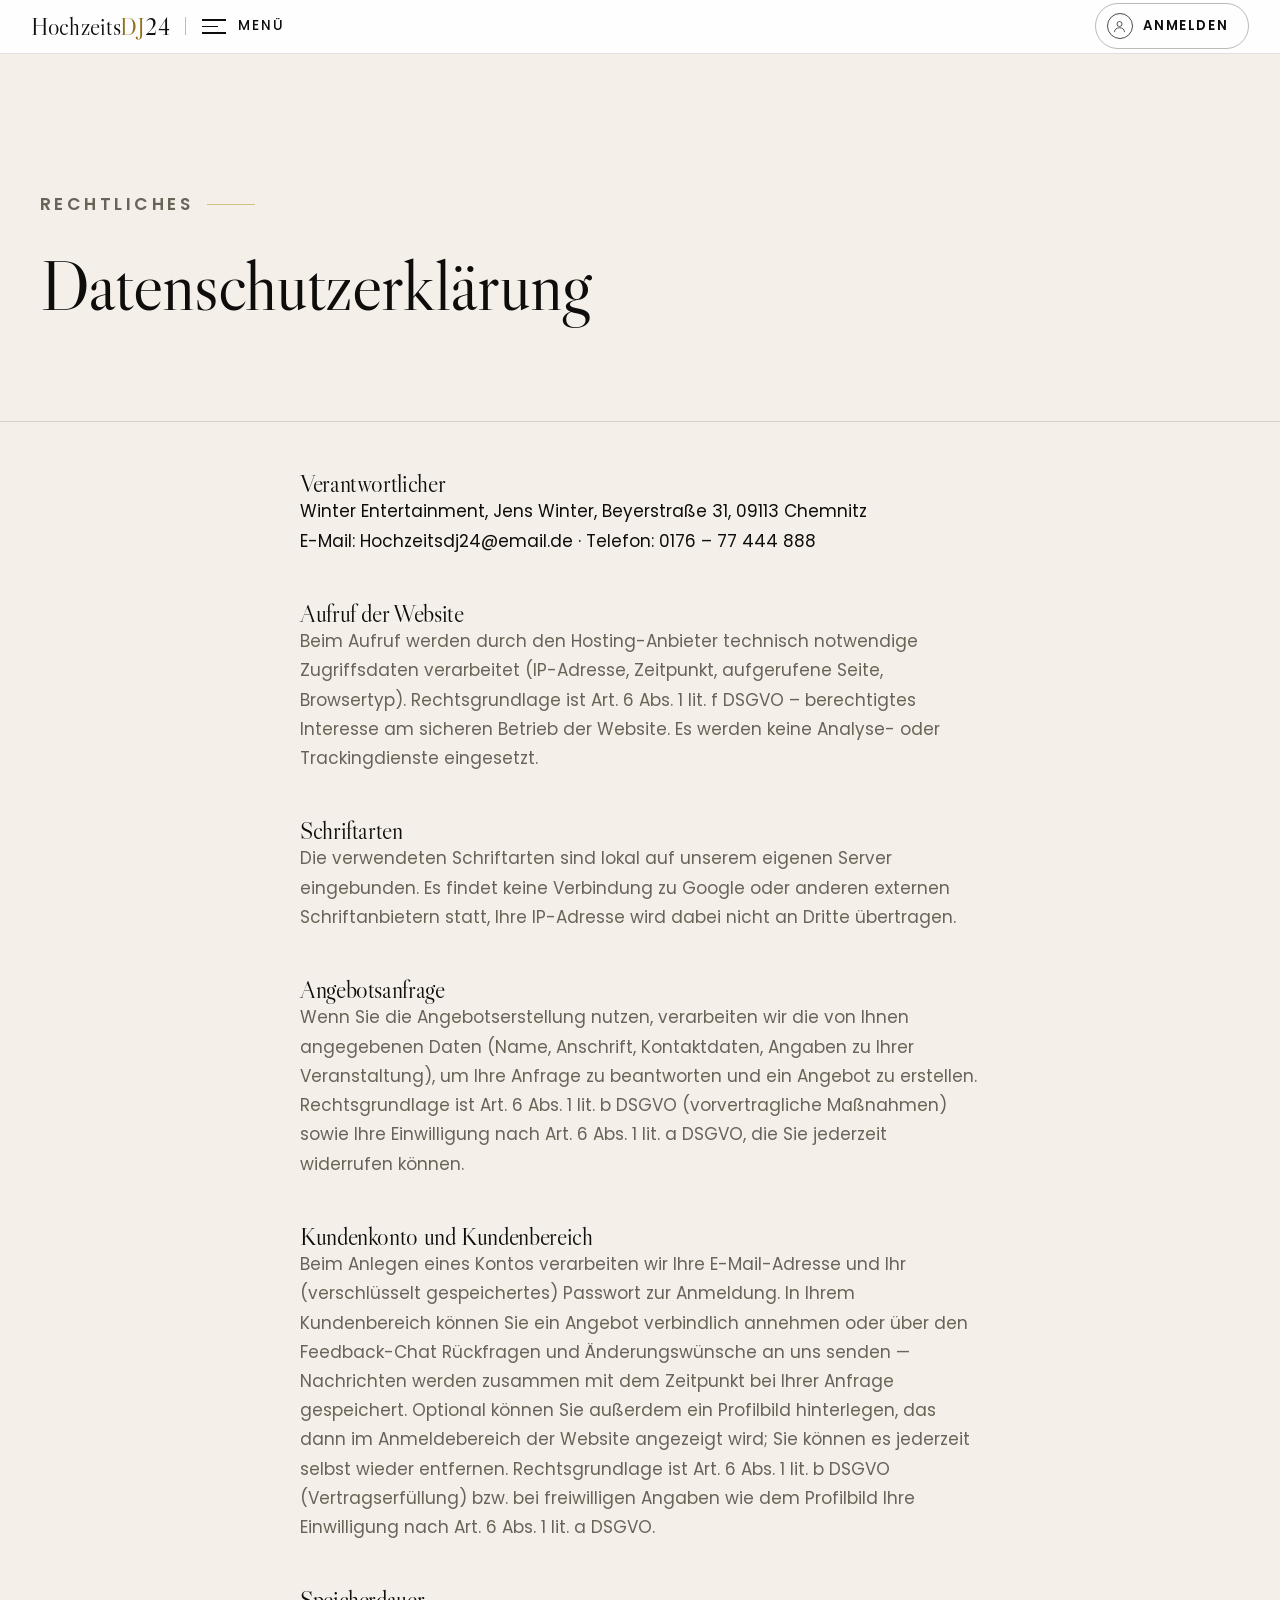
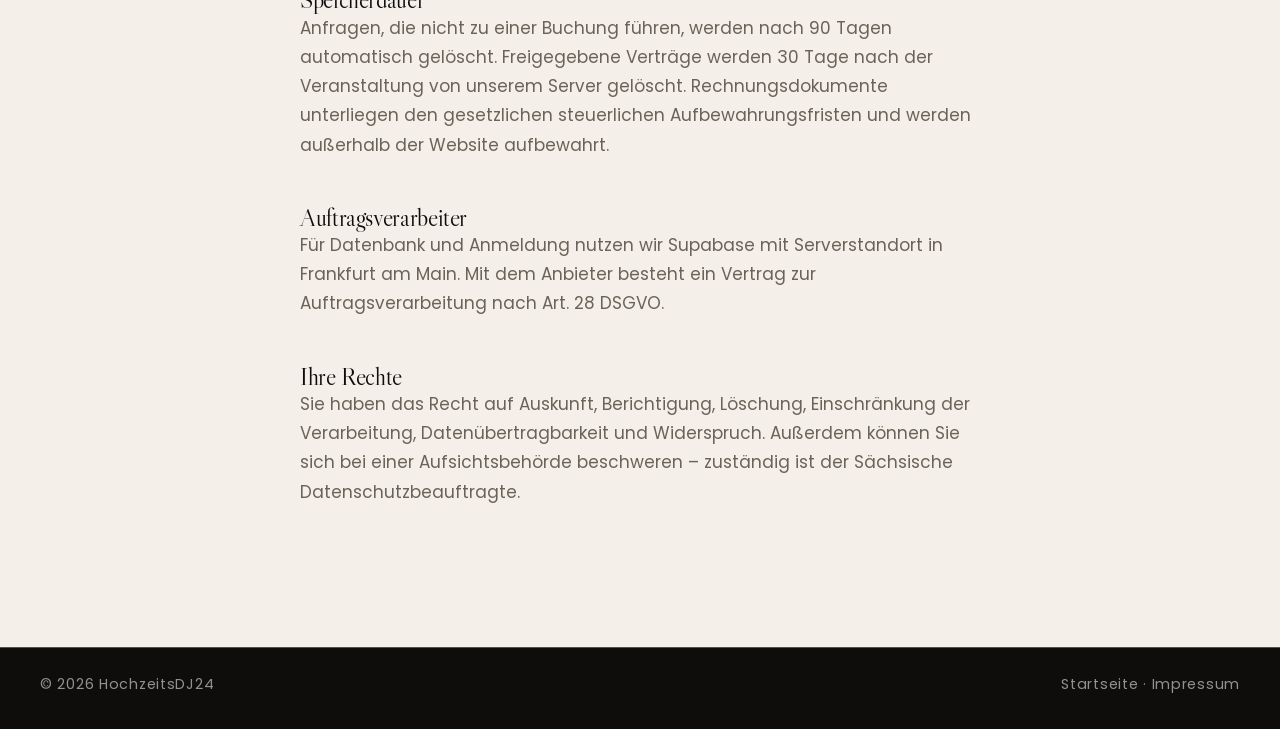
<file: datenschutz.html>
<!DOCTYPE html>
<html lang="de">
<head>
<meta charset="UTF-8">
<meta name="viewport" content="width=device-width, initial-scale=1.0">
<link rel="icon" href="favicon.svg" type="image/svg+xml">
<noscript><style>.reveal,.split__inhalt,.split__frage,.hero__strich{opacity:1!important;transform:none!important;max-height:none!important}</style></noscript>
<title>Datenschutz — HochzeitsDJ24</title>
<link rel="stylesheet" href="fonts.css?v=20260924a">
<link rel="stylesheet" href="style.css?v=20260924a">
<link rel="stylesheet" href="app.css?v=20260924a">
</head>
<body>

<div id="site-header"></div>

<main>
<section class="page-head">
  <div class="shell">
    <p class="kicker">Rechtliches</p>
    <h1>Datenschutz&shy;erklärung</h1>
  </div>
</section>

<section class="wizard">
  <div class="shell" style="max-width:760px">

    <h2 class="rechts-titel">Verantwortlicher</h2>
    <p>
      Winter Entertainment, Jens Winter, Beyerstraße 31, 09113 Chemnitz<br>
      E-Mail: Hochzeitsdj24@email.de · Telefon: 0176 – 77 444 888
    </p>

    <h2 class="rechts-titel" style="margin-top:44px">Aufruf der Website</h2>
    <p style="color:var(--grey)">
      Beim Aufruf werden durch den Hosting-Anbieter technisch notwendige Zugriffsdaten
      verarbeitet (IP-Adresse, Zeitpunkt, aufgerufene Seite, Browsertyp). Rechtsgrundlage ist
      Art. 6 Abs. 1 lit. f DSGVO – berechtigtes Interesse am sicheren Betrieb der Website.
      Es werden keine Analyse- oder Trackingdienste eingesetzt.
    </p>

    <h2 class="rechts-titel" style="margin-top:44px">Schriftarten</h2>
    <p style="color:var(--grey)">
      Die verwendeten Schriftarten sind lokal auf unserem eigenen Server eingebunden.
      Es findet keine Verbindung zu Google oder anderen externen Schriftanbietern statt,
      Ihre IP-Adresse wird dabei nicht an Dritte übertragen.
    </p>

    <h2 class="rechts-titel" style="margin-top:44px">Angebotsanfrage</h2>
    <p style="color:var(--grey)">
      Wenn Sie die Angebotserstellung nutzen, verarbeiten wir die von Ihnen angegebenen Daten
      (Name, Anschrift, Kontaktdaten, Angaben zu Ihrer Veranstaltung), um Ihre Anfrage zu
      beantworten und ein Angebot zu erstellen. Rechtsgrundlage ist Art. 6 Abs. 1
      lit. b DSGVO (vorvertragliche Maßnahmen) sowie Ihre Einwilligung nach Art. 6 Abs. 1 lit. a
      DSGVO, die Sie jederzeit widerrufen können.
    </p>

    <h2 class="rechts-titel" style="margin-top:44px">Kundenkonto und Kundenbereich</h2>
    <p style="color:var(--grey)">
      Beim Anlegen eines Kontos verarbeiten wir Ihre E-Mail-Adresse und Ihr (verschlüsselt
      gespeichertes) Passwort zur Anmeldung. In Ihrem Kundenbereich können Sie ein Angebot
      verbindlich annehmen oder über den Feedback-Chat Rückfragen und Änderungswünsche an uns
      senden — Nachrichten werden zusammen mit dem Zeitpunkt bei Ihrer Anfrage gespeichert. Optional können Sie außerdem ein
      Profilbild hinterlegen, das dann im Anmeldebereich der Website angezeigt wird; Sie können
      es jederzeit selbst wieder entfernen. Rechtsgrundlage ist Art. 6 Abs. 1 lit. b DSGVO
      (Vertragserfüllung) bzw. bei freiwilligen Angaben wie dem Profilbild Ihre Einwilligung nach
      Art. 6 Abs. 1 lit. a DSGVO.
    </p>

    <h2 class="rechts-titel" style="margin-top:44px">Speicherdauer</h2>
    <p style="color:var(--grey)">
      Anfragen, die nicht zu einer Buchung führen, werden nach 90 Tagen automatisch gelöscht.
      Freigegebene Verträge werden 30 Tage nach der Veranstaltung von unserem Server gelöscht.
      Rechnungsdokumente unterliegen den gesetzlichen steuerlichen Aufbewahrungsfristen und
      werden außerhalb der Website aufbewahrt.
    </p>

    <h2 class="rechts-titel" style="margin-top:44px">Auftragsverarbeiter</h2>
    <p style="color:var(--grey)">
      Für Datenbank und Anmeldung nutzen wir Supabase mit Serverstandort in Frankfurt am Main.
      Mit dem Anbieter besteht ein Vertrag zur Auftragsverarbeitung nach Art. 28 DSGVO.
    </p>

    <h2 class="rechts-titel" style="margin-top:44px">Ihre Rechte</h2>
    <p style="color:var(--grey)">
      Sie haben das Recht auf Auskunft, Berichtigung, Löschung, Einschränkung der Verarbeitung,
      Datenübertragbarkeit und Widerspruch. Außerdem können Sie sich bei einer Aufsichtsbehörde
      beschweren – zuständig ist der Sächsische Datenschutzbeauftragte.
    </p>

  </div>
</section>
</main>

<footer class="footer">
  <div class="shell footer__base" style="border-top:0">
    <p>© <span id="jahr"></span> HochzeitsDJ24</p>
    <p><a href="index.html">Startseite</a> · <a href="impressum.html">Impressum</a></p>
  </div>
</footer>

<script src="nav.js?v=20260924a"></script>
</body>
</html>
</file>
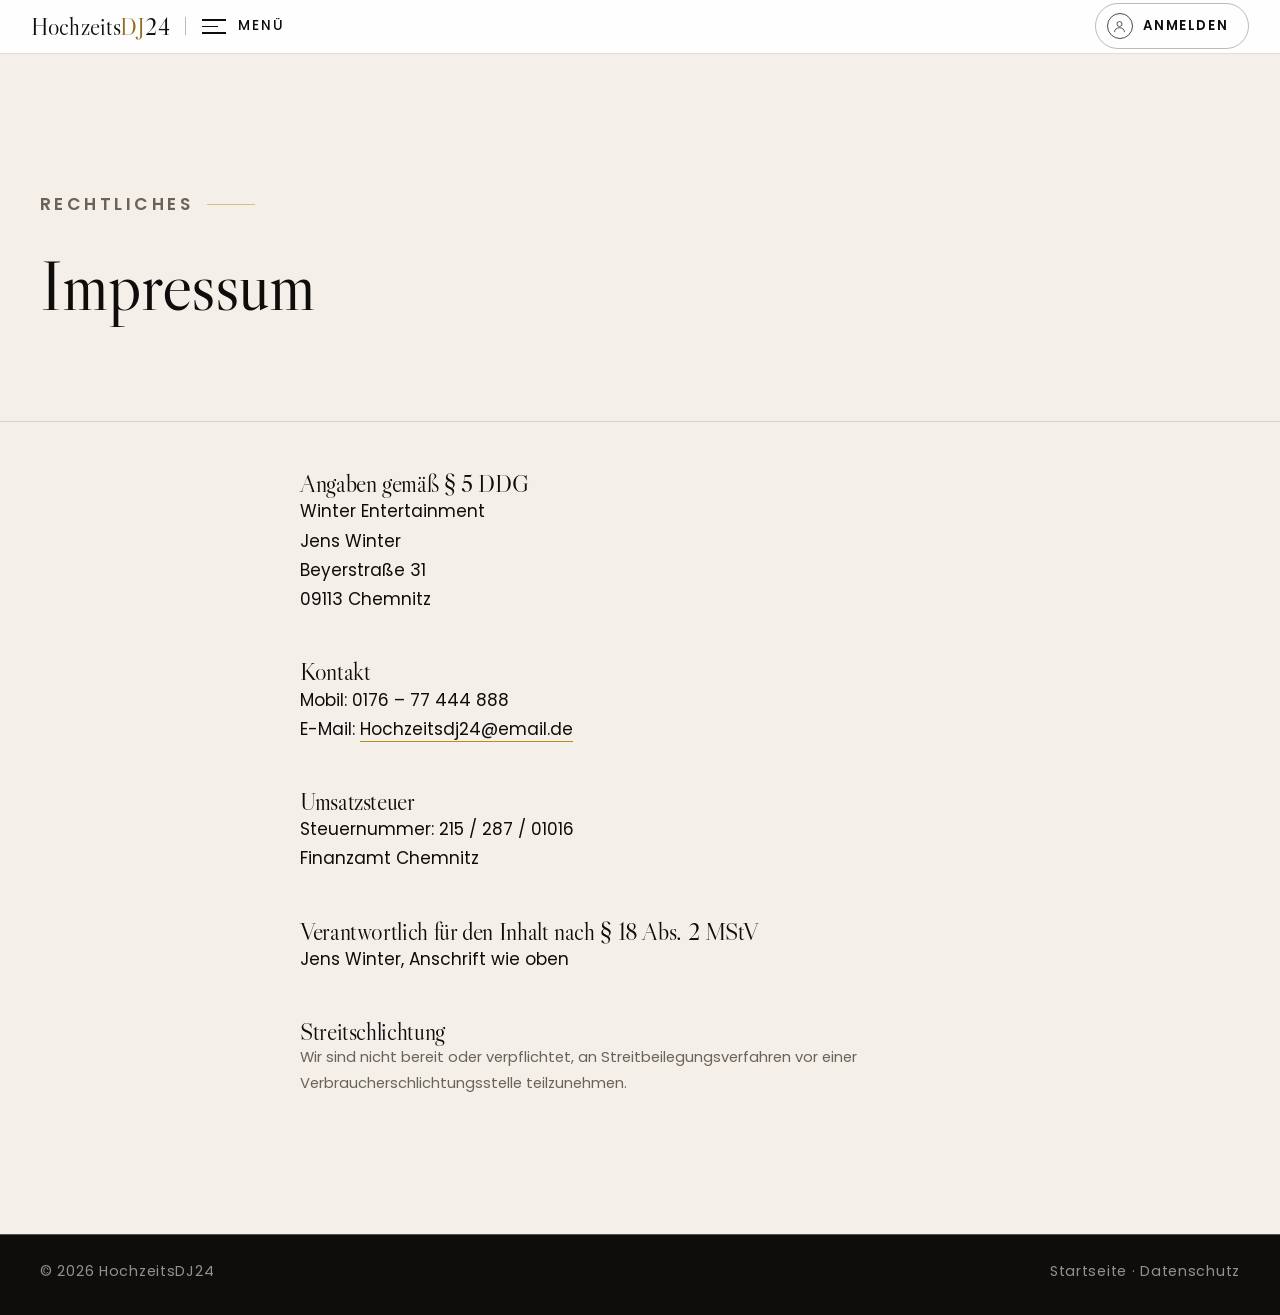
<file: impressum.html>
<!DOCTYPE html>
<html lang="de">
<head>
<meta charset="UTF-8">
<meta name="viewport" content="width=device-width, initial-scale=1.0">
<link rel="icon" href="favicon.svg" type="image/svg+xml">
<noscript><style>.reveal,.split__inhalt,.split__frage,.hero__strich{opacity:1!important;transform:none!important;max-height:none!important}</style></noscript>
<title>Impressum — HochzeitsDJ24</title>
<link rel="stylesheet" href="fonts.css?v=20260924a">
<link rel="stylesheet" href="style.css?v=20260924a">
<link rel="stylesheet" href="app.css?v=20260924a">
</head>
<body>

<div id="site-header"></div>

<main>
<section class="page-head">
  <div class="shell">
    <p class="kicker">Rechtliches</p>
    <h1>Impressum</h1>
  </div>
</section>

<section class="wizard">
  <div class="shell" style="max-width:760px">

    <h2 class="rechts-titel">Angaben gemäß § 5 DDG</h2>
    <p>
      Winter Entertainment<br>
      Jens Winter<br>
      Beyerstraße 31<br>
      09113 Chemnitz
    </p>

    <h2 class="rechts-titel" style="margin-top:44px">Kontakt</h2>
    <p>
      Mobil: 0176 – 77 444 888<br>
      E-Mail: <a href="mailto:Hochzeitsdj24@email.de" style="border-bottom:1px solid var(--gold)">Hochzeitsdj24@email.de</a>
    </p>

    <h2 class="rechts-titel" style="margin-top:44px">Umsatzsteuer</h2>
    <p>
      Steuernummer: 215 / 287 / 01016<br>
      Finanzamt Chemnitz
    </p>

    <h2 class="rechts-titel" style="margin-top:44px">Verantwortlich für den Inhalt nach § 18 Abs. 2 MStV</h2>
    <p>Jens Winter, Anschrift wie oben</p>

    <h2 class="rechts-titel" style="margin-top:44px">Streitschlichtung</h2>
    <p style="color:var(--grey);font-size:0.92rem">
      Wir sind nicht bereit oder verpflichtet, an Streitbeilegungsverfahren vor einer
      Verbraucherschlichtungsstelle teilzunehmen.
    </p>

  </div>
</section>
</main>

<footer class="footer">
  <div class="shell footer__base" style="border-top:0">
    <p>© <span id="jahr"></span> HochzeitsDJ24</p>
    <p><a href="index.html">Startseite</a> · <a href="datenschutz.html">Datenschutz</a></p>
  </div>
</footer>

<script src="nav.js?v=20260924a"></script>
</body>
</html>
</file>
<file: fonts.css>
/* Lokal eingebundene Schriften — ersetzt Google Fonts,
   damit keine IP-Adresse mehr an Google uebertragen wird.
   Nur "latin"-Subset: deckt Deutsch inkl. ae/oe/ue/ss vollstaendig ab. */

@font-face {
  font-family: 'Libre Caslon Display';
  font-style: normal;
  font-weight: 400;
  font-display: swap;
  src: url('fonts/libre-caslon-display-400-normal.woff2') format('woff2');
}

@font-face {
  font-family: 'Libre Caslon Text';
  font-style: italic;
  font-weight: 400;
  font-display: swap;
  src: url('fonts/libre-caslon-text-400-italic.woff2') format('woff2');
}

@font-face {
  font-family: 'Libre Caslon Text';
  font-style: normal;
  font-weight: 400;
  font-display: swap;
  src: url('fonts/libre-caslon-text-400-normal.woff2') format('woff2');
}

@font-face {
  font-family: 'Poppins';
  font-style: normal;
  font-weight: 300;
  font-display: swap;
  src: url('fonts/poppins-300-normal.woff2') format('woff2');
}

@font-face {
  font-family: 'Poppins';
  font-style: normal;
  font-weight: 400;
  font-display: swap;
  src: url('fonts/poppins-400-normal.woff2') format('woff2');
}

@font-face {
  font-family: 'Poppins';
  font-style: normal;
  font-weight: 500;
  font-display: swap;
  src: url('fonts/poppins-500-normal.woff2') format('woff2');
}

@font-face {
  font-family: 'Poppins';
  font-style: normal;
  font-weight: 600;
  font-display: swap;
  src: url('fonts/poppins-600-normal.woff2') format('woff2');
}
</file>
<file: style.css>
/* =====================================================
   HochzeitsDJ24 — Corporate Design
   Primär: Weiß · Sekundär/Akzent: Champagner-Gold
   ===================================================== */

:root {
  /* ---- SCHRIFTEN ---- */
  --font-display: "Libre Caslon Display", "Caslonian", "Adobe Caslon Pro", Georgia, serif;
  --font-text: "Poppins", -apple-system, BlinkMacSystemFont, sans-serif;

  /* ---- FARBEN ---- */
  --white: #ffffff;
  --cream: #f7f4ef;
  --ink: #0e0d0c;
  --ink-80: rgba(14, 13, 12, 0.88);
  --grey: #6a6358;              /* dunkler für bessere Lesbarkeit */
  --gold: #b4901f;              /* etwas kräftiger, kontrastreicher */
  --gold-deep: #8f7018;
  --gold-tint: rgba(180, 144, 31, 0.12);
  --line: rgba(14, 13, 12, 0.16);
  --line-light: rgba(255, 255, 255, 0.28);

  /* ---- MASSE ---- */
  --shell: 1280px;
  --gutter: 40px;
  --ease: cubic-bezier(0.22, 1, 0.36, 1);
}

*, *::before, *::after { box-sizing: border-box; }

html {
  scroll-behavior: smooth;
  scroll-padding-top: 96px; /* fixierter Header verdeckt sonst die Sprungziele */
  -webkit-font-smoothing: antialiased;
  -moz-osx-font-smoothing: grayscale;
}

body {
  margin: 0;
  background: var(--white);
  color: var(--ink);
  font-family: var(--font-text);
  font-weight: 400;
  font-size: 17px;
  line-height: 1.72;
}

h1, h2, h3, h4 {
  font-family: var(--font-display);
  font-weight: 400;
  line-height: 1.12;
  letter-spacing: -0.015em;
  margin: 0;
}

h1 { font-size: clamp(2.5rem, 5.6vw, 4.6rem); }
h2 { font-size: clamp(1.9rem, 3.7vw, 3.1rem); }
h3 { font-size: clamp(1.35rem, 1.9vw, 1.75rem); }
h4 {
  font-size: 1.05rem;
  font-family: var(--font-text);
  font-weight: 600;
  letter-spacing: 0.01em;
  line-height: 1.4;
}

p { margin: 0 0 1.2em; }
a { color: inherit; text-decoration: none; }
em { font-style: italic; color: var(--gold); }
h1 em, h2 em, h3 em, .quote em {
  font-family: "Libre Caslon Text", var(--font-display);
  font-style: italic;
  font-weight: 400;
}
ul, ol { margin: 0; padding: 0; list-style: none; }

.shell {
  width: 100%;
  max-width: var(--shell);
  margin: 0 auto;
  padding: 0 var(--gutter);
}

/* ---------- Kicker / Eyebrow ---------- */
.kicker {
  font-size: 0.83rem;
  letter-spacing: 0.2em;
  text-transform: uppercase;
  color: var(--gold);
  font-weight: 600;
  margin: 0 0 1.6rem;
  display: flex;
  align-items: center;
  gap: 14px;
}
.kicker::after {
  content: "";
  flex: 0 0 48px;
  height: 1px;
  background: var(--gold);
  opacity: 0.5;
}
.kicker--light { color: var(--gold); }

/* ---------- Buttons ---------- */
.btn {
  display: inline-flex;
  align-items: center;
  justify-content: center;
  padding: 18px 42px;
  font-family: var(--font-text);
  font-size: 0.91rem;
  font-weight: 600;
  letter-spacing: 0.12em;
  text-transform: uppercase;
  border: 1px solid transparent;
  cursor: pointer;
  transition: all 0.45s var(--ease);
  position: relative;
  overflow: hidden;
}
/* Wischeffekt über den Hintergrund – die Schrift bleibt unverzerrt */
.btn {
  background-repeat: no-repeat;
  background-position: left center;
  background-size: 0% 100%;
  transition: background-size 0.55s var(--ease), color 0.35s var(--ease),
              border-color 0.35s var(--ease), transform 0.2s var(--ease);
}
.btn:hover { background-size: 100% 100%; }
.btn:active { transform: translateY(1px); }

.btn--gold {
  background-color: var(--gold);
  background-image: linear-gradient(var(--gold-deep), var(--gold-deep));
  color: var(--white);
}

.btn--line {
  border-color: var(--ink);
  color: var(--ink);
  background-color: transparent;
  background-image: linear-gradient(var(--ink), var(--ink));
}
.btn--line:hover { color: var(--white); }

.btn--line-light {
  border-color: rgba(255, 255, 255, 0.6);
  color: var(--white);
  background-color: transparent;
  background-image: linear-gradient(var(--white), var(--white));
}
.btn--line-light:hover { color: var(--ink); border-color: var(--white); }

.btn--full { width: 100%; }

.link-arrow {
  display: inline-flex;
  align-items: center;
  gap: 10px;
  font-size: 0.92rem;
  font-weight: 600;
  letter-spacing: 0.1em;
  text-transform: uppercase;
  color: var(--ink);
  border-bottom: 1px solid var(--gold);
  padding-bottom: 5px;
  transition: gap 0.35s var(--ease), color 0.3s;
}
.link-arrow::after { content: "→"; }
.link-arrow:hover { gap: 18px; color: var(--gold); }

/* ---------- Header ---------- */
.header {
  position: fixed;
  top: 0; left: 0; right: 0;
  z-index: 200;
  transition: background 0.5s var(--ease), border-color 0.5s, padding 0.5s var(--ease);
  border-bottom: 1px solid transparent;
  padding: 12px 0;
}
.header__inner {
  display: flex;
  align-items: center;
  justify-content: space-between;
  gap: 32px;
  /* Wortmarke und Anmeldung rücken näher an die Bildschirmränder */
  max-width: none;
  padding-left: clamp(20px, 2.4vw, 34px);
  padding-right: clamp(20px, 2.4vw, 34px);
}
.header.is-stuck {
  background: rgba(255, 255, 255, 0.92);
  backdrop-filter: blur(14px);
  border-bottom-color: var(--line);
  padding: 0;
}

.wordmark {
  font-family: var(--font-display);
  font-size: 1.5rem;
  letter-spacing: 0.01em;
  color: var(--white);
  transition: color 0.4s;
  flex-shrink: 0;
}
.wordmark span { color: var(--gold); }
.header.is-stuck .wordmark { color: var(--ink); }
/* Gold auf Weiß liegt nur bei ~3:1 Kontrast — zu wenig für Fließtext (WCAG
   verlangt 4,5:1). Auf hellem Kopf (is-stuck/solid) deshalb das dunklere
   --gold-deep, das schafft ~4,7:1. Auf dem dunklen/transparenten Hero bleibt
   das normale Gold, dort ist der Kontrast zum Hintergrund unkritisch. */
.header.is-stuck .wordmark span,
.header--solid .wordmark span { color: var(--gold-deep); }
.wordmark--light { color: var(--white); }

/* Bei geöffnetem Menü liegt der Kopf über der dunklen Fläche */
.header.header--menue {
  background: transparent !important;
  border-bottom-color: transparent !important;
  z-index: 310;
}
.header.header--menue .wordmark { color: #fff !important; }
.header.header--menue .header__loginlink { color: rgba(255,255,255,0.9) !important; }
.header.header--menue .header__cta { opacity: 0; pointer-events: none; }

/* ---------- Menü: Vollbild ---------- */
.header__links { display: flex; align-items: center; gap: 30px; flex-shrink: 0; }

/* Feiner Trennstrich zwischen Wortmarke und Menü */
.header__links .burger::before {
  content: "";
  position: absolute;
  left: -15px; top: 50%;
  width: 1px; height: 18px;
  margin-top: -9px;
  background: currentColor;
  opacity: 0.28;
}

.burger {
  display: inline-flex;
  align-items: center;
  gap: 12px;
  background: none;
  border: 0;
  cursor: pointer;
  padding: 14px 2px;
  position: relative;
  z-index: 320;
  color: rgba(255, 255, 255, 0.95);
  transition: color 0.4s;
}
.header.is-stuck .burger,
.header--solid .burger { color: var(--ink); }
.header.header--menue .burger { color: #fff !important; }

.burger__striche { display: block; width: 24px; }
.burger__striche span {
  display: block;
  width: 100%; height: 1.5px;
  background: currentColor;
  margin: 5px 0;
  transform-origin: center;
  transition: transform 0.45s var(--ease), opacity 0.25s var(--ease), width 0.45s var(--ease);
}
/* Der mittlere Strich ist etwas kürzer und wandert beim Überfahren aus */
.burger__striche span:nth-child(2) { width: 68%; }
.burger:hover .burger__striche span:nth-child(2) { width: 100%; }

/* Beim Öffnen: oben und unten zum Kreuz, die Mitte blendet aus */
.burger.is-open .burger__striche span:nth-child(1) { transform: translateY(6.5px) rotate(45deg); }
.burger.is-open .burger__striche span:nth-child(2) { opacity: 0; transform: scaleX(0); }
.burger.is-open .burger__striche span:nth-child(3) { transform: translateY(-6.5px) rotate(-45deg); }

.burger__wort {
  font-family: var(--font-text);
  font-size: 0.85rem;
  font-weight: 500;
  letter-spacing: 0.16em;
  text-transform: uppercase;
}

/* ---------- Anmeldung, ganz rechts ---------- */
.header__actions { display: flex; align-items: center; gap: 18px; flex-shrink: 0; }

.header__loginlink {
  display: inline-flex;
  align-items: center;
  gap: 10px;
  padding: 9px 20px 9px 11px;
  border: 1px solid rgba(255, 255, 255, 0.4);
  border-radius: 999px;
  font-family: var(--font-text);
  font-size: 0.83rem;
  font-weight: 600;
  letter-spacing: 0.12em;
  text-transform: uppercase;
  color: #fff;
  white-space: nowrap;
  transition: color 0.35s var(--ease), border-color 0.35s var(--ease),
              background 0.35s var(--ease);
}
/* Ohne das runde Icon (z. B. "Cockpit"): das linksseitig knappere Polster
   von .header__loginlink war für den Icon-Kreis gedacht, sonst sitzt die
   Schrift nicht mittig. */
.header__loginlink--text { padding: 9px 20px; }

.header__loginlink:hover {
  background: rgba(255, 255, 255, 0.12);
  border-color: var(--gold);
}

.header.is-stuck .header__loginlink,
.header--solid .header__loginlink {
  color: var(--ink);
  border-color: rgba(14, 13, 12, 0.28);
}
.header.is-stuck .header__loginlink:hover,
.header--solid .header__loginlink:hover {
  background: var(--gold-tint);
  border-color: var(--gold);
  color: var(--gold-deep);
}

.header__loginicon {
  display: grid;
  place-items: center;
  width: 26px; height: 26px;
  border: 1px solid currentColor;
  border-radius: 50%;
  overflow: hidden;
  opacity: 0.75;
  transition: opacity 0.35s var(--ease);
}
.header__loginlink:hover .header__loginicon { opacity: 1; }
.header__loginicon--bild { opacity: 1; }
.header__loginbild { width: 100%; height: 100%; object-fit: cover; display: block; }
.header__loginlink.is-angemeldet {
  border-color: var(--gold);
  color: var(--gold) !important;
}

/* Der Vorhang */
.nav {
  position: fixed;
  inset: 0;
  z-index: 300;
  background: var(--ink);
  display: flex;
  align-items: center;
  opacity: 0;
  visibility: hidden;
  clip-path: inset(0 0 100% 0);
  transition: clip-path 0.8s cubic-bezier(0.76, 0, 0.24, 1),
              opacity 0.4s ease, visibility 0s linear 0.8s;
}
.nav.is-open {
  opacity: 1;
  visibility: visible;
  clip-path: inset(0 0 0 0);
  transition: clip-path 0.8s cubic-bezier(0.76, 0, 0.24, 1),
              opacity 0.3s ease, visibility 0s;
}

.nav__inner {
  width: 100%;
  max-width: var(--shell);
  margin: 0 auto;
  padding: 120px var(--gutter) 60px;
}

.nav__liste { display: flex; flex-direction: column; gap: 2px; }
.nav__liste li {
  opacity: 0;
  transform: translateY(28px);
  transition: opacity 0.7s var(--ease), transform 0.7s var(--ease);
  transition-delay: calc(0.18s + var(--i) * 0.06s);
  border-bottom: 1px solid rgba(255, 255, 255, 0.09);
}
.nav.is-open .nav__liste li { opacity: 1; transform: none; }

.nav__liste a {
  display: flex;
  align-items: baseline;
  gap: 26px;
  padding: 18px 0;
  font-family: var(--font-display);
  font-size: clamp(1.8rem, 4.4vw, 3.2rem);
  line-height: 1.1;
  color: #fff;
  transition: color 0.35s var(--ease), padding-left 0.45s var(--ease);
}
.nav__liste a:hover { color: var(--gold); padding-left: 18px; }
.nav__liste a.is-active { color: var(--gold); }

.nav__nr {
  font-family: var(--font-text);
  font-size: 0.75rem;
  font-weight: 500;
  letter-spacing: 0.2em;
  color: rgba(255, 255, 255, 0.35);
  flex-shrink: 0;
  width: 2.4em;
}

.nav__aktionen { display: flex; align-items: center; gap: 16px; flex-wrap: wrap; }
.nav__vertrag { padding: 16px 34px; font-size: 0.85rem; }

.nav__fuss {
  display: flex;
  justify-content: space-between;
  align-items: flex-end;
  flex-wrap: wrap;
  gap: 22px;
  margin-top: 56px;
  opacity: 0;
  transition: opacity 0.7s var(--ease) 0.55s;
}
.nav.is-open .nav__fuss { opacity: 1; }

.nav__login {
  display: inline-block;
  padding: 14px 34px;
  border: 1px solid var(--gold);
  color: var(--gold);
  font-size: 0.85rem;
  font-weight: 600;
  letter-spacing: 0.14em;
  text-transform: uppercase;
  transition: background 0.4s var(--ease), color 0.4s var(--ease);
}
.nav__login:hover { background: var(--gold); color: #fff; }

.nav__kontakt { display: flex; flex-direction: column; gap: 4px; text-align: right; }
.nav__kontakt a {
  font-family: var(--font-display);
  font-size: 1.15rem;
  color: rgba(255, 255, 255, 0.75);
  transition: color 0.3s;
}
.nav__kontakt a:hover { color: var(--gold); }

/* ---------- Hero ---------- */
.hero {
  position: relative;
  min-height: 100vh;
  display: flex;
  align-items: center;
  overflow: hidden;
  color: var(--white);
}
.hero__media { position: absolute; inset: -8% 0 -8% 0; z-index: 0; will-change: transform; }
.hero__image {
  position: absolute; inset: 0;
  background:
    radial-gradient(ellipse at 70% 30%, #3a332a 0%, transparent 60%),
    radial-gradient(ellipse at 20% 80%, #2a2521 0%, transparent 55%),
    #171412;
}
.hero__veil {
  position: absolute; inset: 0;
  background: linear-gradient(100deg, rgba(14,13,12,0.88) 0%, rgba(14,13,12,0.55) 55%, rgba(14,13,12,0.35) 100%);
}
.hero__content { position: relative; z-index: 2; padding-top: 120px; padding-bottom: 120px; }
.hero__title { max-width: 15ch; margin-bottom: 2.2rem; }
.hero__lead {
  max-width: 48ch;
  font-size: 1.15rem;
  line-height: 1.7;
  color: rgba(255, 255, 255, 0.88);
  margin-bottom: 3rem;
}
.hero__actions { display: flex; gap: 16px; flex-wrap: wrap; }

.hero__scroll {
  position: absolute;
  bottom: 42px; left: 50%;
  transform: translateX(-50%);
  z-index: 2;
  width: 1px; height: 64px;
  background: rgba(255, 255, 255, 0.2);
  overflow: hidden;
}
.hero__scroll span {
  position: absolute; top: 0; left: 0;
  width: 100%; height: 40%;
  background: var(--gold);
  animation: scrollLine 2.4s var(--ease) infinite;
}
@keyframes scrollLine {
  0% { transform: translateY(-100%); }
  100% { transform: translateY(250%); }
}

.hero__hint {
  margin-top: 26px;
  font-size: 0.9rem;
  letter-spacing: 0.03em;
  color: rgba(255, 255, 255, 0.7);
}

/* ---------- Vertragsanfrage-Band ---------- */
.cta-band {
  background: var(--ink);
  color: var(--white);
  padding: clamp(64px, 8vw, 104px) 0;
}
.cta-band__inner {
  display: grid;
  grid-template-columns: 1.35fr 0.65fr;
  gap: clamp(36px, 6vw, 90px);
  align-items: center;
}
.cta-band h2 {
  color: var(--white);
  font-size: clamp(1.7rem, 3vw, 2.5rem);
  margin-bottom: 1.4rem;
}
.cta-band p { color: rgba(255, 255, 255, 0.82); max-width: 60ch; margin: 0; font-size: 1.02rem; }
.cta-band__action { display: flex; flex-direction: column; align-items: flex-start; }
.cta-band__action .btn { width: 100%; text-align: center; }
.cta-band__action .link-arrow {
  color: rgba(255, 255, 255, 0.75);
  border-bottom-color: rgba(255, 255, 255, 0.25);
  font-size: 0.79rem;
}
.cta-band__action .link-arrow:hover { color: var(--gold); border-bottom-color: var(--gold); }

/* ---------- Vertrauensleiste ---------- */
.proof { border-bottom: 1px solid var(--line); background: var(--white); }
.proof__grid {
  display: grid;
  grid-template-columns: repeat(4, 1fr);
  padding-top: 64px;
  padding-bottom: 64px;
}
.proof__item {
  text-align: center;
  border-left: 1px solid var(--line);
  padding: 6px 20px;
}
.proof__item:first-child { border-left: 0; }
.proof__num {
  display: block;
  font-family: var(--font-display);
  font-size: clamp(2rem, 3.4vw, 2.9rem);
  line-height: 1;
  color: var(--ink);
  margin-bottom: 12px;
}
.proof__label {
  font-size: 0.85rem;
  font-weight: 500;
  letter-spacing: 0.14em;
  text-transform: uppercase;
  color: var(--grey);
}

/* ---------- Sections allgemein ---------- */
section { position: relative; }
.story, .services, .flow, .team, .gallery, .pricing, .contact { padding: clamp(90px, 11vw, 170px) 0; }

.section-head { margin-bottom: clamp(56px, 7vw, 96px); max-width: 780px; }
.section-head--center { text-align: center; margin-left: auto; margin-right: auto; }
.section-head--center .kicker { justify-content: center; }
.section-head__lead { color: var(--grey); max-width: 52ch; margin-top: 1.6rem; font-size: 1.08rem; }

/* Beim Sprung per Anker (z.B. "Das Team kennenlernen") landet #team mit dem
   normalen Innenabstand oft so, dass die Namen unter dem Grid gerade noch
   unter der Falz liegen — hier etwas knapper, damit sie direkt sichtbar sind. */
.team { padding-top: clamp(56px, 6vw, 110px); }
.team .section-head { margin-bottom: clamp(32px, 4vw, 56px); }

.muted-note {
  font-size: 0.9rem;
  color: var(--grey);
  text-align: center;
  margin-top: 48px;
  letter-spacing: 0.04em;
}

/* ---------- Platzhalter-Flächen ---------- */
.ph {
  background: linear-gradient(150deg, #efe9df 0%, #e2d9c9 100%);
  position: relative;
  overflow: hidden;
  border-radius: 10px;
}
.ph--alt { background: linear-gradient(150deg, #e8e2d6 0%, #d6cbb8 100%); }
.ph--alt2 { background: linear-gradient(150deg, #f2ede4 0%, #ddd3c2 100%); }
.ph--wide { aspect-ratio: 16 / 10; }
.ph--portrait { aspect-ratio: 3 / 4; }
.ph--square { aspect-ratio: 1 / 1; }
.ph--tall { aspect-ratio: 3 / 4; }
.ph::after {
  content: "";
  position: absolute; inset: 0;
  background: linear-gradient(115deg, transparent 40%, rgba(255,255,255,0.35) 50%, transparent 60%);
  transform: translateX(-100%);
  transition: transform 1.1s var(--ease);
}
.ph:hover::after { transform: translateX(100%); }
.ph__media {
  position: absolute; inset: 0;
  width: 100%; height: 100%;
  object-fit: cover;
  display: block;
}
.ph__media--oben { object-position: center 15%; }
.ph__media--unten { object-position: center 80%; }
.ph__media--rechts { object-position: 78% center; }

/* ---------- Story ---------- */
.story__grid {
  display: grid;
  grid-template-columns: 1.05fr 0.85fr;
  gap: clamp(48px, 7vw, 110px);
  align-items: center;
}
.story__text h2 { margin-bottom: 2.2rem; }
.story__text p { color: var(--grey); max-width: 54ch; }
.story__figure { margin: 0; }
.story__figure figcaption {
  font-size: 0.79rem;
  letter-spacing: 0.14em;
  text-transform: uppercase;
  color: var(--grey);
  margin-top: 18px;
}

/* ---------- Leistungen ---------- */
.services { background: var(--cream); }

.service {
  display: grid;
  grid-template-columns: 84px 1fr 1fr;
  gap: clamp(32px, 5vw, 80px);
  align-items: start;
  padding: clamp(52px, 6vw, 80px) 0;
  border-top: 1px solid var(--line);
}
.service:last-child { border-bottom: 1px solid var(--line); }
.service--flip .service__media { order: -1; }
.service--flip .service__index { order: -2; }

.service__index {
  font-family: var(--font-display);
  font-size: 1.7rem;
  color: var(--gold);
  padding-top: 6px;
}
.service__body h3 { margin-bottom: 1.2rem; }
.service__body p { color: var(--grey); }
.service__list { margin-top: 1.8rem; }
.service__list li {
  font-size: 0.95rem;
  color: var(--ink-80);
  padding: 11px 0 11px 22px;
  border-top: 1px solid var(--line);
  position: relative;
}
.service__list li::before {
  content: "";
  position: absolute;
  left: 0; top: 21px;
  width: 6px; height: 1px;
  background: var(--gold);
}

/* ---------- Ablauf ---------- */
.flow__list {
  display: grid;
  grid-template-columns: repeat(3, 1fr);
  gap: 1px;
  background: var(--line);
  border: 1px solid var(--line);
  border-radius: 12px;
  overflow: hidden;
}
.flow__list li {
  background: var(--white);
  padding: 44px 36px;
  display: flex;
  gap: 22px;
  align-items: flex-start;
  transition: background 0.5s var(--ease);
}
.flow__list li:hover { background: var(--cream); }
.flow__list span {
  font-family: var(--font-display);
  font-size: 1.15rem;
  color: var(--gold);
  flex-shrink: 0;
  padding-top: 2px;
}
/* Semantisch h3 (folgt direkt auf das h2 der Sektion), optisch aber weiter
   wie die übrigen Unterüberschriften im Fließtext-Stil, nicht wie ein
   großer, serifenbetonter h3-Titel. */
.flow__list h3 {
  font-size: 1.05rem;
  font-family: var(--font-text);
  font-weight: 600;
  letter-spacing: 0.01em;
  line-height: 1.4;
  margin-bottom: 6px;
}
.flow__list p { font-size: 0.93rem; color: var(--grey); margin: 0; }
.flow__note {
  text-align: center;
  font-size: 0.93rem;
  color: var(--grey);
  margin-top: 44px;
}

/* ---------- Team ---------- */
.team__grid {
  display: grid;
  grid-template-columns: repeat(3, 1fr);
  gap: clamp(28px, 3.5vw, 56px);
}
.member h3 { margin: 26px 0 4px; }
.member__role {
  font-size: 0.87rem;
  font-weight: 500;
  letter-spacing: 0.14em;
  text-transform: uppercase;
  color: var(--gold);
  margin: 0;
}

.assurance {
  margin-top: clamp(56px, 6vw, 90px);
  padding: 44px 48px;
  background: var(--cream);
  border-left: 3px solid var(--gold);
  border-radius: 0 12px 12px 0;
  max-width: 780px;
}
.assurance .kicker { margin-bottom: 1rem; }
.assurance p { margin: 0; color: var(--ink-80); font-size: 1.02rem; }

/* ---------- Referenzen ---------- */
.refs {
  background: var(--ink);
  color: var(--white);
  padding: clamp(70px, 8vw, 110px) 0;
}
.refs__list {
  display: flex;
  flex-wrap: wrap;
  gap: 16px 0;
  font-size: 0.92rem;
  letter-spacing: 0.04em;
  color: rgba(255, 255, 255, 0.82);
}
.refs__list span { padding: 0 26px; border-right: 1px solid var(--line-light); }
.refs__list span:first-child { padding-left: 0; }

/* ---------- Galerie ---------- */
.gallery { background: var(--cream); }
.gallery__grid {
  display: grid;
  grid-template-columns: repeat(6, 1fr);
  gap: 20px;
}
.gallery__grid > :nth-child(1) { grid-column: span 6; }
.gallery__grid > :nth-child(2) { grid-column: span 2; }
.gallery__grid > :nth-child(3) { grid-column: span 4; }
.gallery__grid > :nth-child(4) { grid-column: span 4; }
.gallery__grid > :nth-child(5) { grid-column: span 2; }
.gallery__grid > :nth-child(6) { grid-column: span 2; }
.gallery__grid > :nth-child(7) { grid-column: span 2; }
.gallery__grid > :nth-child(8) { grid-column: span 2; }
.ph--banner { aspect-ratio: 21/8; }

/* ---------- Zitat ---------- */
.quote {
  padding: clamp(90px, 11vw, 160px) 0;
  background: var(--white);
  text-align: center;
}
.quote__grid {
  display: grid;
  grid-template-columns: repeat(3, 1fr);
  gap: 28px;
  max-width: 1100px;
  margin-inline: auto;
}
.quote__karte {
  margin: 0;
  background: var(--cream);
  border: 1px solid var(--line);
  border-radius: 16px;
  padding: clamp(26px, 3vw, 36px) clamp(22px, 3vw, 30px);
}
.quote__karte p {
  font-family: var(--font-display);
  font-size: clamp(1.08rem, 1.7vw, 1.35rem);
  line-height: 1.45;
  color: var(--ink);
  margin: 0 0 1.1rem;
}
.quote__karte cite {
  font-style: normal;
  font-size: 0.8rem;
  font-weight: 500;
  letter-spacing: 0.14em;
  text-transform: uppercase;
  color: var(--grey);
}
@media (max-width: 860px) {
  .quote__grid { grid-template-columns: 1fr; }
}

/* ---------- Investition ---------- */
.pricing { background: var(--cream); }
.tiers {
  display: grid;
  grid-template-columns: repeat(4, 1fr);
  gap: 34px;
}

.tier-stapel { position: relative; }

/* Die Karte selbst ist starr — nur sie als Ganzes kippt beim Klick um 180°,
   der Text darin bewegt sich nicht separat. Vorder- und Rückseite sind zwei
   feste Flächen derselben Karte (klassische Flip-Card-Technik). Ein
   ruhiger, mehrschichtiger Schatten statt Spielerei gibt ihr Tiefe. */
.tier {
  position: relative;
  z-index: 2;
  border-radius: 16px;
  cursor: pointer;
  height: 430px;
  box-shadow: var(--weich-tief);
  transition: transform 0.4s var(--ease), box-shadow 0.4s var(--ease);
  perspective: 1600px;
}
.tier:hover {
  box-shadow: 0 30px 56px rgba(14, 13, 12, 0.16);
  z-index: 3;
}
.tier--feature:hover { box-shadow: 0 32px 64px rgba(0, 0, 0, 0.42); }

/* Fokus liegt jetzt auf dem Hinweis-/Schließen-Button, nicht mehr auf der
   ganzen Karte (siehe script.js) — dort auch der sichtbare Fokusring. */
.tier__hinweis:focus-visible,
.tier__zurueck:focus-visible {
  outline: 2px solid var(--gold);
  outline-offset: 4px;
  border-radius: 6px;
}

.tier__innen { width: 100%; height: 100%; }
.tier__flip {
  position: relative;
  width: 100%;
  height: 100%;
  transform-style: preserve-3d;
  transition: transform 0.85s cubic-bezier(0.6, 0.05, 0.28, 1);
}
.tier.ist-geflippt .tier__flip { transform: rotateY(180deg); }

.tier__seite {
  position: absolute;
  inset: 0;
  backface-visibility: hidden;
  -webkit-backface-visibility: hidden;
  border-radius: 16px;
  padding: 36px 30px;
  display: flex;
  flex-direction: column;
  background: var(--white);
  box-shadow: inset 0 0 0 1px rgba(14, 13, 12, 0.04);
}
.tier--feature .tier__seite { background: var(--ink); color: var(--white); }
.tier--feature .tier__seite li { color: rgba(255, 255, 255, 0.85); border-top-color: var(--line-light); }

.tier__seite--vorn {
  align-items: center;
  justify-content: center;
  text-align: center;
  gap: 12px;
}
.tier__seite--hinten {
  transform: rotateY(180deg);
  text-align: left;
  overflow-y: auto;
}
.tier__seite--hinten .tier__price { font-size: 1.85rem; margin-bottom: 14px; }
.tier__seite--hinten li { padding: 9px 0; font-size: 0.88rem; }
.tier__seite--hinten ul { margin-bottom: 6px; }

/* Feiner Goldsaum, der beim Hover oben einblendet — ruhig statt aufdringlich */
.tier::before {
  content: "";
  position: absolute;
  top: 0; left: 50%;
  width: calc(100% - 4px);
  height: 2px;
  background: var(--gold);
  transform: translateX(-50%) scaleX(0);
  transition: transform 0.4s var(--ease);
  z-index: 6;
}
.tier:hover::before { transform: translateX(-50%) scaleX(1); }

/* Hinweis auf der Vorderseite — der einzige Zeichen, dass sich die Karte
   antippen lässt (kein Button mehr): ein ruhiger, dünn umrandeter Kreis mit
   Plus, darunter "Bitte klicken". Ruhig statt verspielt. */
.tier__hinweis {
  display: flex;
  flex-direction: column;
  align-items: center;
  gap: 10px;
  margin-top: 4px;
}
.tier__hinweis-kreis {
  width: 34px; height: 34px;
  border-radius: 50%;
  border: 1px solid var(--gold);
  display: flex;
  align-items: center;
  justify-content: center;
  transition: background 0.3s var(--ease), transform 0.3s var(--ease);
}
.tier:hover .tier__hinweis-kreis { background: var(--gold-tint); transform: scale(1.06); }
.tier--feature .tier__hinweis-kreis { border-color: rgba(224, 189, 82, 0.7); }
.tier__hinweis-text {
  font-size: 0.72rem;
  font-weight: 500;
  letter-spacing: 0.12em;
  text-transform: uppercase;
  color: var(--grey);
}
.tier--feature .tier__hinweis-text { color: rgba(255, 255, 255, 0.55); }

.tier__plus {
  position: relative;
  width: 12px; height: 12px;
  flex-shrink: 0;
  color: var(--gold);
}
.tier__plus::before, .tier__plus::after {
  content: "";
  position: absolute;
  top: 50%; left: 50%;
  background: currentColor;
  transform: translate(-50%, -50%);
  transition: transform 0.35s var(--ease);
}
.tier__plus::before { width: 100%; height: 1.5px; }
.tier__plus::after { width: 1.5px; height: 100%; }
.tier.ist-geflippt .tier__plus::after { transform: translate(-50%, -50%) rotate(90deg) scale(0); }

.tier__cta {
  margin-top: auto;
  padding-top: 12px;
  font-size: 0.86rem;
  font-weight: 600;
}
.tier--feature .tier__cta { color: rgba(255, 255, 255, 0.85); border-bottom-color: rgba(255, 255, 255, 0.3); }
.tier--feature .tier__cta:hover { color: var(--gold); border-bottom-color: var(--gold); }

.tier__zurueck {
  display: block;
  margin-top: 14px;
  font-size: 0.74rem;
  color: var(--grey);
}
.tier--feature .tier__zurueck { color: rgba(255, 255, 255, 0.5); }

@media (max-width: 640px) {
  .tier { height: 440px; }
}

/* ---------- Pack-Opening ----------
   Die Paketkarten öffnen sich automatisch, eine nach der anderen von links
   nach rechts (wie beim Aufreißen mehrerer Packs) — Anspannung, Riss, dann
   ruhiges Aufdecken. Der Inhalt steht die ganze Zeit im HTML (nur optisch
   abgedunkelt), es wird also nichts vor Kundschaft versteckt. Kein
   Glanz-Streifen mehr — stattdessen ein weiches Aufleuchten der ganzen Karte. */
.tier__innen {
  transition: opacity 1s var(--ease), transform 1s var(--ease), filter 1s var(--ease);
}
.pack:not(.is-offen) .tier__innen {
  opacity: 0.16;
  transform: scale(0.97);
  filter: blur(1px);
}
/* Dezentes Dauer-Schweben, sobald die Karte offen ist — startet erst, wenn
   die Aufdeck-Transition (1s) fertig ist, damit es keinen Ruckler gibt. */
.pack.is-offen .tier__innen {
  animation: innenSchweben 4.6s ease-in-out 1s infinite;
}
@keyframes innenSchweben {
  0%, 100% { transform: translateY(0); }
  50% { transform: translateY(-7px); }
}
@media (prefers-reduced-motion: reduce) {
  .pack.is-offen .tier__innen { animation: none; }
}

/* Das versiegelte Paket wirkt wie eine kleine 3D-Karte, die leicht im Raum
   kippelt — perspektivisch gedreht, mit einer Reißnaht in der Mitte, die
   beim Öffnen literally auseinanderreißt. */
.tier__siegel {
  position: absolute;
  inset: 0;
  z-index: 5;
  display: flex;
  align-items: center;
  justify-content: center;
  border-radius: inherit;
  perspective: 900px;
}
.tier__siegel-karte {
  position: relative;
  width: 78%;
  aspect-ratio: 3 / 4;
  transform-style: preserve-3d;
  animation: paketSchweben3D 5s ease-in-out infinite;
}
@keyframes paketSchweben3D {
  0%, 100% { transform: translateY(0); }
  50% { transform: translateY(-8px); }
}

.tier__siegel-haelfte {
  position: absolute;
  top: 0; bottom: 0;
  width: 50%;
  background: linear-gradient(155deg, #2a271d 0%, #16140f 60%, #0e0d0c 100%);
  box-shadow:
    inset 0 0 0 1px rgba(224, 189, 82, 0.28),
    0 22px 44px rgba(0, 0, 0, 0.45);
  transition: transform 0.6s var(--ease), opacity 0.5s var(--ease);
}
.tier--feature .tier__siegel-haelfte { background: linear-gradient(155deg, #232323 0%, #0a0a0a 65%, #000 100%); }
.tier__siegel-haelfte--links { left: 0; border-radius: 12px 0 0 12px; }
.tier__siegel-haelfte--rechts { right: 0; border-radius: 0 12px 12px 0; }
/* Reißnaht in der Mitte */
.tier__siegel-haelfte--links { border-right: 1px dashed rgba(224, 189, 82, 0.4); }

.tier__siegel-symbol {
  position: absolute; top: 50%; left: 50%;
  width: 70px; height: 70px;
  transform: translate(-50%, -50%) translateZ(20px);
  border-radius: 50%;
  border: 1.5px solid var(--gold);
  display: grid;
  place-items: center;
  font-family: var(--font-display);
  font-size: 1rem;
  letter-spacing: 0.06em;
  color: var(--gold);
  background: rgba(180, 144, 31, 0.14);
  z-index: 2;
  transition: opacity 0.3s ease;
  animation: siegelAtmen 2.2s ease-in-out infinite;
}
@keyframes siegelAtmen {
  0%, 100% { box-shadow: 0 0 0 0 rgba(180, 144, 31, 0.35); }
  50% { box-shadow: 0 0 0 10px rgba(180, 144, 31, 0); }
}

/* Anspannung: die ganze Karte wackelt kurz, bevor die Naht reißt */
.pack.is-anspannung .tier__siegel-karte { animation: siegelZittern 0.7s ease-in-out; }
@keyframes siegelZittern {
  0%, 100% { transform: translateX(0) rotateZ(0); }
  15% { transform: translateX(-4px) rotateZ(-4deg); }
  32% { transform: translateX(4px) rotateZ(4deg); }
  50% { transform: translateX(-3px) rotateZ(-3deg); }
  68% { transform: translateX(3px) rotateZ(3deg); }
  85% { transform: translateX(-1px) rotateZ(-1deg); }
}

/* Riss: die zwei Hälften fliegen auseinander, das Emblem verblasst, ein
   weicher Lichtschein überstrahlt die Karte kurz */
.pack.is-riss .tier__siegel-haelfte--links { transform: translate3d(-90px, -14px, 60px) rotate(-22deg); opacity: 0; }
.pack.is-riss .tier__siegel-haelfte--rechts { transform: translate3d(90px, -14px, 60px) rotate(22deg); opacity: 0; }
.pack.is-riss .tier__siegel-symbol { opacity: 0; }
.pack.is-riss::before {
  content: "";
  position: absolute;
  inset: 0;
  z-index: 6;
  border-radius: inherit;
  background: radial-gradient(circle, rgba(255, 255, 255, 0.85), rgba(255, 255, 255, 0) 68%);
  animation: blitzAus 0.7s ease-out forwards;
  pointer-events: none;
}
.tier--feature.is-riss::before {
  background: radial-gradient(circle, rgba(255, 241, 214, 0.9), rgba(224, 189, 82, 0.3) 45%, rgba(255, 255, 255, 0) 72%);
}
@keyframes blitzAus { to { opacity: 0; } }

.pack.is-offen .tier__siegel { display: none; }

/* Weiches, einmaliges Aufleuchten der ganzen Karte beim Aufdecken —
   kein bewegter Streifen, nur ein ruhiger Glutschein, der abklingt. */
.pack.is-offen {
  animation: packAufleuchten 1.4s var(--ease);
}
@keyframes packAufleuchten {
  0% { box-shadow: 0 0 0 0 rgba(180, 144, 31, 0); }
  30% { box-shadow: 0 0 46px 4px rgba(180, 144, 31, 0.32); }
  100% { box-shadow: 0 0 0 0 rgba(180, 144, 31, 0); }
}
.tier--feature.pack.is-offen {
  animation-name: packAufleuchtenStark;
}
@keyframes packAufleuchtenStark {
  0% { box-shadow: 0 0 0 0 rgba(224, 189, 82, 0); }
  30% { box-shadow: 0 0 70px 10px rgba(224, 189, 82, 0.5); }
  100% { box-shadow: 0 0 0 0 rgba(224, 189, 82, 0); }
}

/* Funken — nur beim Feature-Paket, für den besonderen Moment */
.tier__funken { position: absolute; inset: 0; z-index: 6; pointer-events: none; }
.tier__funken i {
  position: absolute; top: 50%; left: 50%;
  width: 6px; height: 6px;
  border-radius: 50%;
  background: var(--gold);
  opacity: 0;
  transform: translate(-50%, -50%) scale(0);
  box-shadow: 0 0 8px 1px rgba(224, 189, 82, 0.7);
}
.pack.is-riss .tier__funken i { animation: funkeFlug 1.1s ease-out forwards; }
.tier__funken i:nth-child(1) { --dx: 80px;  --dy: 0px; }
.tier__funken i:nth-child(2) { --dx: 56px;  --dy: 56px;  animation-delay: 0.04s; }
.tier__funken i:nth-child(3) { --dx: 0px;   --dy: 80px;  animation-delay: 0.08s; }
.tier__funken i:nth-child(4) { --dx: -56px; --dy: 56px;  animation-delay: 0.03s; }
.tier__funken i:nth-child(5) { --dx: -80px; --dy: 0px;   animation-delay: 0.07s; }
.tier__funken i:nth-child(6) { --dx: -56px; --dy: -56px; animation-delay: 0.02s; }
.tier__funken i:nth-child(7) { --dx: 0px;   --dy: -80px; animation-delay: 0.06s; }
.tier__funken i:nth-child(8) { --dx: 56px;  --dy: -56px; animation-delay: 0.09s; }
@keyframes funkeFlug {
  0%   { opacity: 1; transform: translate(-50%, -50%) scale(0); }
  25%  { opacity: 1; transform: translate(calc(-50% + var(--dx) * 0.4), calc(-50% + var(--dy) * 0.4)) scale(1); }
  100% { opacity: 0; transform: translate(calc(-50% + var(--dx) * 1.3), calc(-50% + var(--dy) * 1.3)) scale(0.4); }
}

@media (prefers-reduced-motion: reduce) {
  .tier__siegel-symbol, .tier__siegel-karte, .pack.is-riss::before, .pack.is-offen, .tier__funken i { animation: none; }
}

.tier__flag {
  position: absolute;
  top: 22px; left: 0; right: 0;
  text-align: center;
  font-size: 0.79rem;
  font-weight: 600;
  letter-spacing: 0.14em;
  text-transform: uppercase;
  color: var(--gold);
}
.tier h3 { margin-bottom: 1rem; }
.tier__price {
  font-family: var(--font-display);
  font-size: 2.2rem;
  color: var(--gold);
  margin-bottom: 2.2rem;
}
.tier ul { flex: 1; margin-bottom: 2.4rem; }
.tier li {
  font-size: 0.95rem;
  color: var(--grey);
  padding: 13px 0;
  border-top: 1px solid var(--line);
}
.tier .btn { transition: transform 0.3s var(--ease), background 0.3s, color 0.3s, box-shadow 0.3s; }
.tier:hover .btn { transform: translateY(-2px); }

/* ---------- FAQ ---------- */
.faq__liste { max-width: 720px; margin: 0 auto; display: flex; flex-direction: column; gap: 1px; background: var(--line); border: 1px solid var(--line); border-radius: 12px; overflow: hidden; }
.faq__item { background: var(--white); }
.faq__item summary {
  list-style: none;
  cursor: pointer;
  padding: 24px 56px 24px 28px;
  position: relative;
  font-family: var(--font-display);
  font-size: 1.15rem;
  transition: color 0.3s;
}
.faq__item summary::-webkit-details-marker { display: none; }
.faq__item summary::after {
  content: "+";
  position: absolute;
  right: 26px; top: 50%;
  transform: translateY(-50%);
  font-family: var(--font-text);
  font-size: 1.4rem;
  font-weight: 300;
  color: var(--gold);
  transition: transform 0.3s var(--ease);
}
.faq__item[open] summary::after { transform: translateY(-50%) rotate(45deg); }
.faq__item[open] summary { color: var(--gold-deep, #8a6d14); }
.faq__item summary:hover { color: var(--gold); }
.faq__item p {
  display: block;
  overflow: hidden;
  interpolate-size: allow-keywords;
  height: 0;
  opacity: 0;
  margin: 0;
  padding: 0 56px 0 28px;
  transition: height 0.4s var(--ease), opacity 0.3s ease, padding-bottom 0.4s var(--ease);
  color: var(--grey);
  font-size: 0.98rem;
  line-height: 1.68;
  max-width: 62ch;
}
.faq__item[open] p {
  height: auto;
  opacity: 1;
  padding-bottom: 26px;
}

/* ---------- Kontakt ---------- */
.contact { background: var(--ink); color: var(--white); }
.contact__grid {
  max-width: 640px;
}
.contact__intro h2 { color: var(--white); margin-bottom: 2rem; }
.contact__intro p { color: rgba(255, 255, 255, 0.82); max-width: 44ch; font-size: 1.05rem; }
.contact__direct { display: flex; flex-direction: column; gap: 10px; margin: 2.6rem 0 2rem; }
.contact__direct a {
  font-family: var(--font-display);
  font-size: 1.6rem;
  color: var(--white);
  transition: color 0.3s;
  width: fit-content;
  border-bottom: 1px solid transparent;
}
.contact__direct a:hover { color: var(--gold); border-bottom-color: var(--gold); }
.contact__sign {
  font-size: 0.87rem;
  font-weight: 500;
  letter-spacing: 0.14em;
  text-transform: uppercase;
  color: var(--grey);
}

.form { }
.form__row--split { display: grid; grid-template-columns: 1fr 1fr; gap: 22px; }
.field { margin-bottom: 22px; }
.field label {
  display: block;
  font-size: 0.83rem;
  font-weight: 500;
  letter-spacing: 0.12em;
  text-transform: uppercase;
  color: rgba(255, 255, 255, 0.7);
  margin-bottom: 9px;
}
.field input, .field select, .field textarea {
  width: 100%;
  background: transparent;
  border: 0;
  border-bottom: 1px solid var(--line-light);
  padding: 13px 0;
  font-family: var(--font-text);
  font-size: 1rem;
  font-weight: 400;
  color: var(--white);
  transition: border-color 0.4s var(--ease);
}
.field select option { background: var(--ink); }
.field input:focus, .field select:focus, .field textarea:focus {
  outline: none;
  border-bottom-color: var(--gold);
}
.field textarea { resize: vertical; }
.form__status {
  font-size: 0.9rem;
  color: var(--gold);
  margin-top: 16px;
  min-height: 1.4em;
}

/* ---------- Footer ---------- */
.footer { background: var(--ink); color: var(--white); border-top: 1px solid var(--line-light); }
.footer__inner {
  display: flex;
  justify-content: space-between;
  align-items: flex-start;
  gap: 32px;
  padding-top: 70px;
  padding-bottom: 50px;
  flex-wrap: wrap;
}
.footer__tag { color: rgba(255,255,255,0.7); font-size: 0.9rem; margin-top: 12px; }
.footer__nav { display: flex; gap: 32px; font-size: 0.89rem; font-weight: 500; letter-spacing: 0.1em; text-transform: uppercase; }
.footer__nav a { color: rgba(255,255,255,0.8); transition: color 0.3s; }
.footer__nav a:hover { color: var(--gold); }
.footer__base {
  display: flex;
  justify-content: space-between;
  gap: 20px;
  padding-top: 24px;
  padding-bottom: 32px;
  border-top: 1px solid var(--line-light);
  font-size: 0.89rem;
  letter-spacing: 0.05em;
  color: rgba(255,255,255,0.55);
  flex-wrap: wrap;
}
.footer__base p { margin: 0; }

/* ---------- Sanfter Seitenübergang ---------- */
/* Reine CSS-Animation für den Einstieg: läuft automatisch beim Laden,
   unabhängig von JavaScript, kein Risiko einer unsichtbar hängenbleibenden Seite. */
body { animation: seiteEinblenden 0.4s var(--ease) both; }
@keyframes seiteEinblenden { from { opacity: 0; } to { opacity: 1; } }

/* Wird per JavaScript kurz vor dem Verlassen der Seite gesetzt (nav.js). */
body.seite-verlaesst { transition: opacity 0.22s var(--ease); opacity: 0; }

/* ---------- Reveal-Animation ---------- */
.reveal {
  opacity: 0;
  transform: translateY(28px);
  transition: opacity 1s var(--ease), transform 1s var(--ease);
}
.reveal.is-in { opacity: 1; transform: none; }
/* Fallback ohne JavaScript liegt in jeder Seite als <noscript>-Block im
   <head> (kein is-in würde sonst je gesetzt, Inhalt bliebe unsichtbar). */
.reveal[data-delay="1"] { transition-delay: 0.1s; }
.reveal[data-delay="2"] { transition-delay: 0.2s; }
.reveal[data-delay="3"] { transition-delay: 0.3s; }
.reveal[data-delay="4"] { transition-delay: 0.4s; }
.reveal[data-delay="5"] { transition-delay: 0.5s; }

@media (prefers-reduced-motion: reduce) {
  .reveal { opacity: 1; transform: none; transition: none; }
  .hero__scroll span { animation: none; }
  html { scroll-behavior: auto; }
}

/* ---------- Responsive ---------- */
@media (max-width: 1080px) {
  .story__grid, .contact__grid, .cta-band__inner { grid-template-columns: 1fr; }
  .cta-band__action { align-items: stretch; }
  .service { grid-template-columns: 60px 1fr; }
  .service__media { grid-column: 1 / -1; }
  .service--flip .service__media { order: 0; }
  .service--flip .service__index { order: 0; }
  .flow__list { grid-template-columns: repeat(2, 1fr); }
  .tiers { grid-template-columns: 1fr; }
}

@media (max-width: 980px) {
  :root { --gutter: 24px; }
  .header__cta { display: none; }
  .burger__wort { display: none; }
  .header__links { gap: 16px; }
  .header__actions { gap: 0; }
  .header__loginlink span:not(.header__loginicon) { display: none; }
  .nav__inner { padding: 110px 24px 48px; }
  .nav__fuss { flex-direction: column; align-items: flex-start; }
  .nav__kontakt { text-align: left; }

  .proof__grid { grid-template-columns: repeat(2, 1fr); gap: 40px 0; }
  .proof__item:nth-child(3) { border-left: 0; }
  .team__grid { grid-template-columns: 1fr; }
  .flow__list { grid-template-columns: 1fr; }
  .gallery__grid { grid-template-columns: 1fr; }
  .gallery__grid > * { grid-column: 1 / -1 !important; }
  .form__row--split { grid-template-columns: 1fr; gap: 0; }
  .assurance { padding: 32px 26px; }
}
</file>
<file: app.css>
/* =====================================================
   HochzeitsDJ24 — Formular- und Bereichs-Styles
   Ergänzt style.css
   ===================================================== */

/* ---------- Ruhiger, warmer Untergrund statt grellem Weiß ---------- */
:root {
  --papier: #f4f0e9;          /* Seitenhintergrund */
  --flaeche: #fbf9f5;         /* Karten und Formulare */
  --weich: 0 1px 2px rgba(43, 36, 24, 0.04),
           0 8px 28px rgba(43, 36, 24, 0.055);
  --weich-tief: 0 2px 4px rgba(43, 36, 24, 0.05),
                0 18px 50px rgba(43, 36, 24, 0.08);
  --rund: 10px;
}

body { background: var(--papier); }

/* Weichere Linien auf den Unterseiten */
body { --line: rgba(43, 36, 24, 0.14); }

.page-head {
  padding: 190px 0 70px;
  border-bottom: 1px solid var(--line);
}
.page-head h1 { max-width: 18ch; margin-bottom: 1.6rem; }
.page-head p { color: var(--grey); max-width: 56ch; font-size: 1.08rem; }

/* Header auf hellen Unterseiten immer dunkel */
.header--solid {
  background: rgba(244, 240, 233, 0.88);
  backdrop-filter: blur(16px);
  border-bottom-color: var(--line);
}
.header--solid .wordmark { color: var(--ink); }

/* ---------- Fortschritt ---------- */
.progress { padding: 44px 0 0; }
.progress__bar { height: 1px; background: var(--line); position: relative; }
.progress__fill {
  position: absolute; left: 0; top: 0; height: 1px;
  background: var(--gold);
  width: 0;
  transition: width 0.6s var(--ease);
}
.progress__meta {
  display: flex;
  justify-content: space-between;
  margin-top: 14px;
  font-size: 0.85rem;
  font-weight: 500;
  letter-spacing: 0.14em;
  text-transform: uppercase;
  color: var(--grey);
}

/* ---------- Schritte ---------- */
.wizard { padding: 48px 0 120px; }
.wizard > .shell > form,
.wizard > .shell > .done {
  background: var(--flaeche);
  border-radius: var(--rund);
  box-shadow: var(--weich);
  padding: clamp(32px, 5vw, 64px);
}
.step { display: none; }
.step.is-active { display: block; animation: stepIn 0.6s var(--ease); }
@keyframes stepIn {
  from { opacity: 0; transform: translateY(18px); }
  to   { opacity: 1; transform: none; }
}
.step__head { margin-bottom: 42px; max-width: 640px; }
.step__head h2 { margin-bottom: 1rem; }
.step__head p { color: var(--grey); font-size: 1.05rem; }

.grid-2 { display: grid; grid-template-columns: 1fr 1fr; gap: 0 32px; }
.grid-3 { display: grid; grid-template-columns: repeat(3, 1fr); gap: 0 32px; }

/* ---------- Felder hell ---------- */
.f { margin-bottom: 30px; }
.f label {
  display: block;
  font-size: 0.83rem;
  font-weight: 500;
  letter-spacing: 0.12em;
  text-transform: uppercase;
  color: var(--grey);
  margin-bottom: 10px;
}
.f input, .f select, .f textarea {
  width: 100%;
  background: var(--white);
  border: 1px solid var(--line);
  border-radius: 8px;
  padding: 13px 15px;
  font-family: var(--font-text);
  font-size: 1.02rem;
  font-weight: 400;
  color: var(--ink);
  transition: border-color 0.4s var(--ease);
}
.f input:focus, .f select:focus, .f textarea:focus {
  outline: none;
  border-color: var(--gold);
  box-shadow: 0 0 0 3px rgba(180, 144, 31, 0.13);
}
.f textarea { resize: vertical; }
.f__hint { font-size: 0.92rem; color: var(--grey); margin-top: 8px; }
.f--invalid input, .f--invalid select { border-color: #b23a3a; }

/* ---------- Auswahlkacheln ---------- */
.opts { display: grid; grid-template-columns: repeat(2, 1fr); align-items: start; gap: 16px; margin-bottom: 34px; }
.opt {
  border: 1px solid var(--line);
  border-radius: var(--rund);
  background: var(--white);
  padding: 26px 28px;
  cursor: pointer;
  transition: border-color 0.35s var(--ease), background 0.35s var(--ease),
              box-shadow 0.35s var(--ease), transform 0.35s var(--ease);
  position: relative;
}
.opt:hover { border-color: rgba(180,144,31,0.5); box-shadow: var(--weich); transform: translateY(-2px); }
.opt input { position: absolute; opacity: 0; pointer-events: none; }
/* Das Eingabeelement ist unsichtbar (opacity:0) — ohne diese Regel hätten
   Tastaturnutzer beim Durchtabben keinerlei sichtbaren Fokus. */
.opt:has(input:focus-visible) { outline: 2px solid var(--gold); outline-offset: 2px; }
.opt__title { font-family: var(--font-display); font-size: 1.15rem; margin-bottom: 6px; }
.opt__desc { font-size: 0.93rem; color: var(--grey); line-height: 1.6; }
.opt:has(input:checked) { border-color: var(--gold); background: var(--gold-tint); }
.opt__bilder { display: flex; gap: 8px; margin-top: 14px; }
.opt__bilder img {
  width: 56px; height: 56px; border-radius: 10px; object-fit: cover;
  box-shadow: var(--weich);
}
.opt__mark {
  position: absolute; top: 22px; right: 24px;
  width: 16px; height: 16px;
  border: 1px solid var(--line);
  border-radius: 50%;
  transition: all 0.3s;
}
.opt:has(input:checked) .opt__mark { border-color: var(--gold); background: var(--gold); }

/* Zusätzliche Details je Kachel — klappen beim Überfahren mit der Maus auf.
   Auf Touch-Geräten (kein Hover) sind sie dauerhaft sichtbar. */
.opt__more {
  interpolate-size: allow-keywords;
  font-size: 0.88rem;
  color: var(--grey);
  line-height: 1.6;
  height: 0;
  margin: 0;
  opacity: 0;
  overflow: hidden;
  transition: height 0.45s var(--ease), opacity 0.35s var(--ease), margin 0.45s var(--ease);
}
.opt:hover .opt__more, .opt:focus-within .opt__more {
  height: auto;
  margin-top: 10px;
  opacity: 1;
  padding-top: 10px;
  border-top: 1px dashed var(--line);
}
@media (hover: none) {
  .opt__more { height: auto; margin-top: 10px; opacity: 1; padding-top: 10px; border-top: 1px dashed var(--line); }
}

/* ---------- Navigation ---------- */
.wizard__nav {
  display: flex;
  justify-content: space-between;
  gap: 16px;
  margin-top: 52px;
  padding-top: 32px;
  border-top: 1px solid var(--line);
}
.wizard__nav .btn { min-width: 160px; }
.btn--ghost { background: none; border: 0; color: var(--grey); padding-left: 0; }
.btn--ghost:hover { color: var(--ink); }

/* ---------- Zusammenfassung ---------- */
.summary { border-top: 1px solid var(--line); }
.summary__row {
  display: grid;
  grid-template-columns: 220px 1fr;
  gap: 24px;
  padding: 15px 0;
  border-bottom: 1px solid var(--line);
  font-size: 0.98rem;
}
.summary__row dt { color: var(--grey); font-size: 0.89rem; font-weight: 500; letter-spacing: 0.08em; text-transform: uppercase; }
.summary__row dd { margin: 0; }

/* ---------- Gruppierte Zusammenfassung (Angebots-Übersicht) ----------
   Statt einer einzigen, sehr langen Zeilenliste wird die Übersicht in
   thematische Blöcke mit eigener Überschrift gegliedert — besser lesbar
   und man erkennt auf einen Blick, worum es in welchem Abschnitt geht. */
.summary-gruppe + .summary-gruppe { margin-top: 40px; }
.summary-gruppe__titel {
  display: flex;
  align-items: center;
  gap: 12px;
  font-size: 0.8rem;
  font-weight: 600;
  letter-spacing: 0.14em;
  text-transform: uppercase;
  color: var(--gold-deep);
  margin: 0 0 6px;
}
.summary-gruppe__titel::after {
  content: "";
  flex: 1;
  height: 1px;
  background: linear-gradient(to right, rgba(180, 144, 31, 0.35), transparent);
}
.summary-gruppe .summary { border-top: 0; }
.summary-gruppe .summary__row:first-child { border-top: 1px solid var(--line); }

/* Gebuchtes Paket als eigene, hervorgehobene Karte statt einer Zeile —
   damit auf einen Blick klar ist, dass hier ein Pauschalpreis gilt. */
.summary-paket {
  display: flex;
  justify-content: space-between;
  align-items: center;
  gap: 20px;
  flex-wrap: wrap;
  background: var(--gold-tint);
  border: 1px solid rgba(180, 144, 31, 0.3);
  border-radius: var(--rund);
  padding: 20px 26px;
  margin-bottom: 34px;
}
.summary-paket__name { font-family: var(--font-display); font-size: 1.25rem; margin: 0 0 2px; }
.summary-paket__hinweis { margin: 0; font-size: 0.88rem; color: var(--ink-80); }
.summary-paket__preis { font-family: var(--font-display); font-size: 1.6rem; color: var(--gold-deep); white-space: nowrap; }

/* ---------- Hinweisbox ---------- */
/* ---------- Feedback-Chat Kunde <-> DJ ---------- */
.chat {
  display: flex;
  flex-direction: column;
  gap: 12px;
  max-height: 320px;
  overflow-y: auto;
  padding: 4px 2px;
  margin-bottom: 16px;
}
.chat__leer { font-size: 0.92rem; color: var(--grey); }
.chat__nachricht {
  max-width: 85%;
  background: var(--white);
  border: 1px solid var(--line);
  border-radius: 12px 12px 12px 4px;
  padding: 12px 16px;
  align-self: flex-start;
}
.chat__nachricht--ich {
  align-self: flex-end;
  background: var(--gold-tint, #faf5e6);
  border-color: rgba(180, 144, 31, 0.35);
  border-radius: 12px 12px 4px 12px;
}
.chat__nachricht p { font-size: 0.95rem; margin: 2px 0 0; line-height: 1.55; word-break: break-word; }
.chat__von { font-size: 0.75rem; font-weight: 600; letter-spacing: 0.08em; text-transform: uppercase; color: var(--gold-deep, #8a6d14); }
.chat__zeit { display: block; font-size: 0.72rem; color: var(--grey); margin-top: 6px; }
.chat__eingabe { display: flex; gap: 10px; align-items: flex-end; }
.chat__eingabe textarea { flex: 1; resize: vertical; min-height: 52px; }

.notice {
  border-left: 3px solid var(--gold);
  border-radius: 0 var(--rund) var(--rund) 0;
  background: rgba(180, 144, 31, 0.07);
  padding: 28px 32px;
  margin: 38px 0;
  position: relative;
}
.notice h4 { margin-bottom: 10px; }
.notice p { font-size: 0.98rem; color: var(--ink-80); margin: 0; }
.notice--fehler { border-left-color: #b23a3a; background: rgba(178, 58, 58, 0.07); }
/* Preis in der Live-Empfehlung ("voraussichtlicher Preis") betont, statt im
   Fließtext unterzugehen. */
.preis-hervorgehoben { color: var(--gold-deep); font-weight: 700; }
.notice--fehler h4 { color: #b23a3a; }
/* Je nachdem, wo ein Hinweiskasten im Dokument auftaucht, muss sein Titel
   auf h1, h2 oder h3 stehen, damit keine Überschriftenebene übersprungen
   wird (z.B. direkt nach einem h1 auf Datenschutz/Impressum oder im
   Kundenbereich, je nach Anfragestatus) — optisch immer wie .notice h4. */
.notice h1, .notice h2, .notice h3 {
  margin-bottom: 10px;
  font-size: 1.05rem;
  font-family: var(--font-text);
  font-weight: 600;
  letter-spacing: 0.01em;
  line-height: 1.4;
}
.notice--fehler h1, .notice--fehler h2, .notice--fehler h3 { color: #b23a3a; }

/* Rechtstexte (Impressum/Datenschutz): Abschnitte sind semantisch h2
   (folgen direkt auf das h1), sollen optisch aber die kompaktere Größe der
   übrigen h3-Unterüberschriften im Fließtext behalten. */
.rechts-titel { font-size: clamp(1.35rem, 1.9vw, 1.75rem); }

/* ---------- Kundenbereich: Fortschrittsanzeige ---------- */
.kb-steps {
  display: flex;
  list-style: none;
  margin: 0 0 40px;
  padding: 0;
  counter-reset: none;
}
.kb-steps__item {
  flex: 1;
  display: flex;
  align-items: center;
  gap: 12px;
  font-size: 0.86rem;
  color: var(--grey);
  position: relative;
}
.kb-steps__item::after {
  content: "";
  flex: 1;
  height: 1px;
  background: var(--line);
  margin: 0 4px;
}
.kb-steps__item:last-child::after { display: none; }
.kb-steps__punkt {
  flex-shrink: 0;
  width: 28px; height: 28px;
  border-radius: 50%;
  border: 1px solid var(--line);
  display: grid;
  place-items: center;
  font-size: 0.82rem;
  font-weight: 600;
  color: var(--grey);
  background: var(--flaeche);
  transition: background 0.4s var(--ease), border-color 0.4s var(--ease), color 0.4s var(--ease), transform 0.4s var(--ease);
}
.kb-steps__text { white-space: nowrap; }
.kb-steps__item.is-done .kb-steps__punkt {
  background: var(--gold); border-color: var(--gold); color: var(--white);
}
.kb-steps__item.is-done { color: var(--ink); }
.kb-steps__item.is-done::after { background: var(--gold); }
.kb-steps__item.is-aktiv .kb-steps__punkt {
  border-color: var(--gold); color: var(--gold-deep);
  animation: kbStepPuls 1.8s ease-in-out infinite;
}
.kb-steps__item.is-aktiv { color: var(--ink); font-weight: 500; }
@keyframes kbStepPuls {
  0%, 100% { box-shadow: 0 0 0 0 rgba(180, 144, 31, 0.35); }
  50% { box-shadow: 0 0 0 6px rgba(180, 144, 31, 0); }
}
@media (max-width: 640px) {
  .kb-steps { flex-wrap: wrap; row-gap: 14px; }
  .kb-steps__item { flex: 1 1 45%; }
  .kb-steps__item::after { display: none; }
}

/* Kleine Equalizer-Deko in der "wird geprüft"-Karte — signalisiert
   spielerisch, dass hier gerade etwas in Arbeit ist. */
.notice--wartet { padding-top: 24px; }
.notice__eq { display: inline-flex; align-items: flex-end; gap: 3px; height: 15px; margin-bottom: 12px; }
.notice__eq i { width: 3px; background: var(--gold); display: block; border-radius: 1px; animation: eqTanzHell 1.2s ease-in-out infinite; }
.notice__eq i:nth-child(1) { height: 45%; }
.notice__eq i:nth-child(2) { height: 100%; animation-delay: 0.15s; }
.notice__eq i:nth-child(3) { height: 65%; animation-delay: 0.3s; }
@keyframes eqTanzHell {
  0%, 100% { transform: scaleY(0.4); }
  50% { transform: scaleY(1); }
}

.consent {
  display: flex;
  gap: 14px;
  align-items: flex-start;
  margin: 34px 0;
  font-size: 0.95rem;
  color: var(--ink-80);
}
.consent input { margin-top: 5px; accent-color: var(--gold); width: 16px; height: 16px; flex-shrink: 0; }
.consent.f--invalid { outline: 1px solid #b23a3a; outline-offset: 8px; border-radius: 2px; }

/* ---------- Erfolgsmeldung ---------- */
.done { text-align: center; padding: 80px 0; display: none; }
.done.is-active { display: block; }
.done__mark {
  width: 64px; height: 64px;
  border: 1px solid var(--gold);
  border-radius: 50%;
  margin: 0 auto 32px;
  display: grid; place-items: center;
  color: var(--gold);
  font-size: 1.4rem;
}
.done h1 { margin-bottom: 1.4rem; font-size: clamp(1.9rem, 3.7vw, 3.1rem); }
.done p { color: var(--grey); max-width: 52ch; margin-inline: auto; font-size: 1.05rem; }

/* ---------- Profil ---------- */
.profil__bildzeile { display: flex; align-items: center; gap: 24px; flex-wrap: wrap; }
.profil__avatar {
  width: 88px; height: 88px;
  flex-shrink: 0;
  border-radius: 50%;
  background: var(--gold-tint);
  border: 1px solid var(--line);
  display: grid; place-items: center;
  overflow: hidden;
  color: var(--gold-deep);
  font-family: var(--font-display);
  font-size: 1.9rem;
}
.profil__avatar img { width: 100%; height: 100%; object-fit: cover; display: block; }
.profil__bildAktionen { display: flex; gap: 12px; flex-wrap: wrap; }

/* ---------- Login-Karte ---------- */
.auth { min-height: 100vh; display: grid; place-items: center; padding: 140px 0 80px; }
.auth__card {
  width: 100%; max-width: 440px;
  background: var(--flaeche);
  border: 1px solid var(--line);
  border-radius: var(--rund);
  box-shadow: var(--weich-tief);
  padding: 52px 44px;
}
.auth__card h1 { margin-bottom: 0.6rem; font-size: clamp(1.9rem, 3.7vw, 3.1rem); }
.auth__card > p { color: var(--grey); font-size: 1rem; margin-bottom: 2.4rem; }
.auth__error { color: #a52f2f; font-size: 0.92rem; min-height: 1.3em; margin-top: 12px; }

/* ---------- Umschalter Anmelden / Registrieren ---------- */
.tabs {
  display: grid;
  grid-template-columns: 1fr 1fr;
  border-bottom: 1px solid var(--line);
  margin-bottom: 34px;
}
.tab {
  background: none;
  border: 0;
  border-bottom: 1px solid transparent;
  margin-bottom: -1px;
  padding: 14px 4px;
  font-family: var(--font-text);
  font-size: 0.87rem;
  font-weight: 500;
  letter-spacing: 0.12em;
  text-transform: uppercase;
  color: var(--grey);
  cursor: pointer;
  transition: color 0.3s, border-color 0.3s;
}
.tab:hover { color: var(--ink); }
.tab.is-active { color: var(--ink); border-bottom-color: var(--gold); }

.tabpane { display: none; }
.tabpane.is-active { display: block; animation: stepIn 0.4s var(--ease); }

/* ---------- Admin-Tabelle ---------- */
.admin { padding: 150px 0 100px; }
.admin__bar {
  display: flex; justify-content: space-between; align-items: center;
  gap: 20px; flex-wrap: wrap;
  margin-bottom: 44px; padding-bottom: 22px;
  border-bottom: 1px solid var(--line);
}
.admin__list { width: 100%; border-collapse: collapse; font-size: 0.97rem; }
.admin__list th {
  text-align: left;
  font-size: 0.83rem; letter-spacing: 0.12em; text-transform: uppercase;
  color: var(--grey); font-weight: 600;
  padding: 0 16px 14px 0;
  border-bottom: 1px solid var(--line);
}
.admin__list td { padding: 18px 16px 18px 0; border-bottom: 1px solid var(--line); vertical-align: middle; }
.admin__list tr { cursor: pointer; transition: background 0.3s; }
.admin__list tbody tr:hover { background: rgba(180, 144, 31, 0.06); }

.tag {
  display: inline-block;
  border-radius: 999px;
  font-size: 0.81rem; font-weight: 500; letter-spacing: 0.1em; text-transform: uppercase;
  padding: 6px 13px; border: 1px solid var(--line); color: var(--grey);
}
.tag--neu { border-color: var(--gold); color: var(--gold-deep); }
.tag--frei { border-color: #4a7c59; color: #4a7c59; }

/* ---------- Detail / Preisrechner ---------- */
.detail { display: none; }
.detail.is-active { display: block; }
.detail__grid { display: grid; grid-template-columns: 1fr 1fr; gap: 60px; align-items: start; }
.calc {
  background: var(--flaeche);
  border: 1px solid var(--line);
  border-radius: var(--rund);
  box-shadow: var(--weich);
  padding: 36px 32px;
  position: sticky; top: 110px;
}
.calc h3 { margin-bottom: 1.6rem; }
.calc__line { display: flex; justify-content: space-between; padding: 12px 0; border-top: 1px solid var(--line); font-size: 0.96rem; }
.calc__line--total { font-family: var(--font-display); font-size: 1.5rem; padding-top: 18px; }
.calc__line span:last-child { font-variant-numeric: tabular-nums; }

@media (max-width: 900px) {
  .grid-2, .grid-3, .opts, .detail__grid { grid-template-columns: 1fr; }
  .summary__row { grid-template-columns: 1fr; gap: 4px; }
  .page-head { padding: 140px 0 50px; }
  .calc { position: static; }
  .admin__list thead { display: none; }
  .admin__list td {
    display: flex; justify-content: space-between; align-items: center;
    gap: 16px; padding: 8px 0; border: 0; text-align: right;
  }
  .admin__list td::before {
    content: attr(data-label);
    font-size: 0.72rem; font-weight: 600; letter-spacing: 0.08em; text-transform: uppercase;
    color: var(--grey); text-align: left;
  }
  .admin__list tr {
    display: block; padding: 16px 18px; margin-bottom: 12px;
    border-bottom: 0; border: 1px solid var(--line); border-radius: var(--rund);
    background: var(--flaeche);
  }
}
</file>
